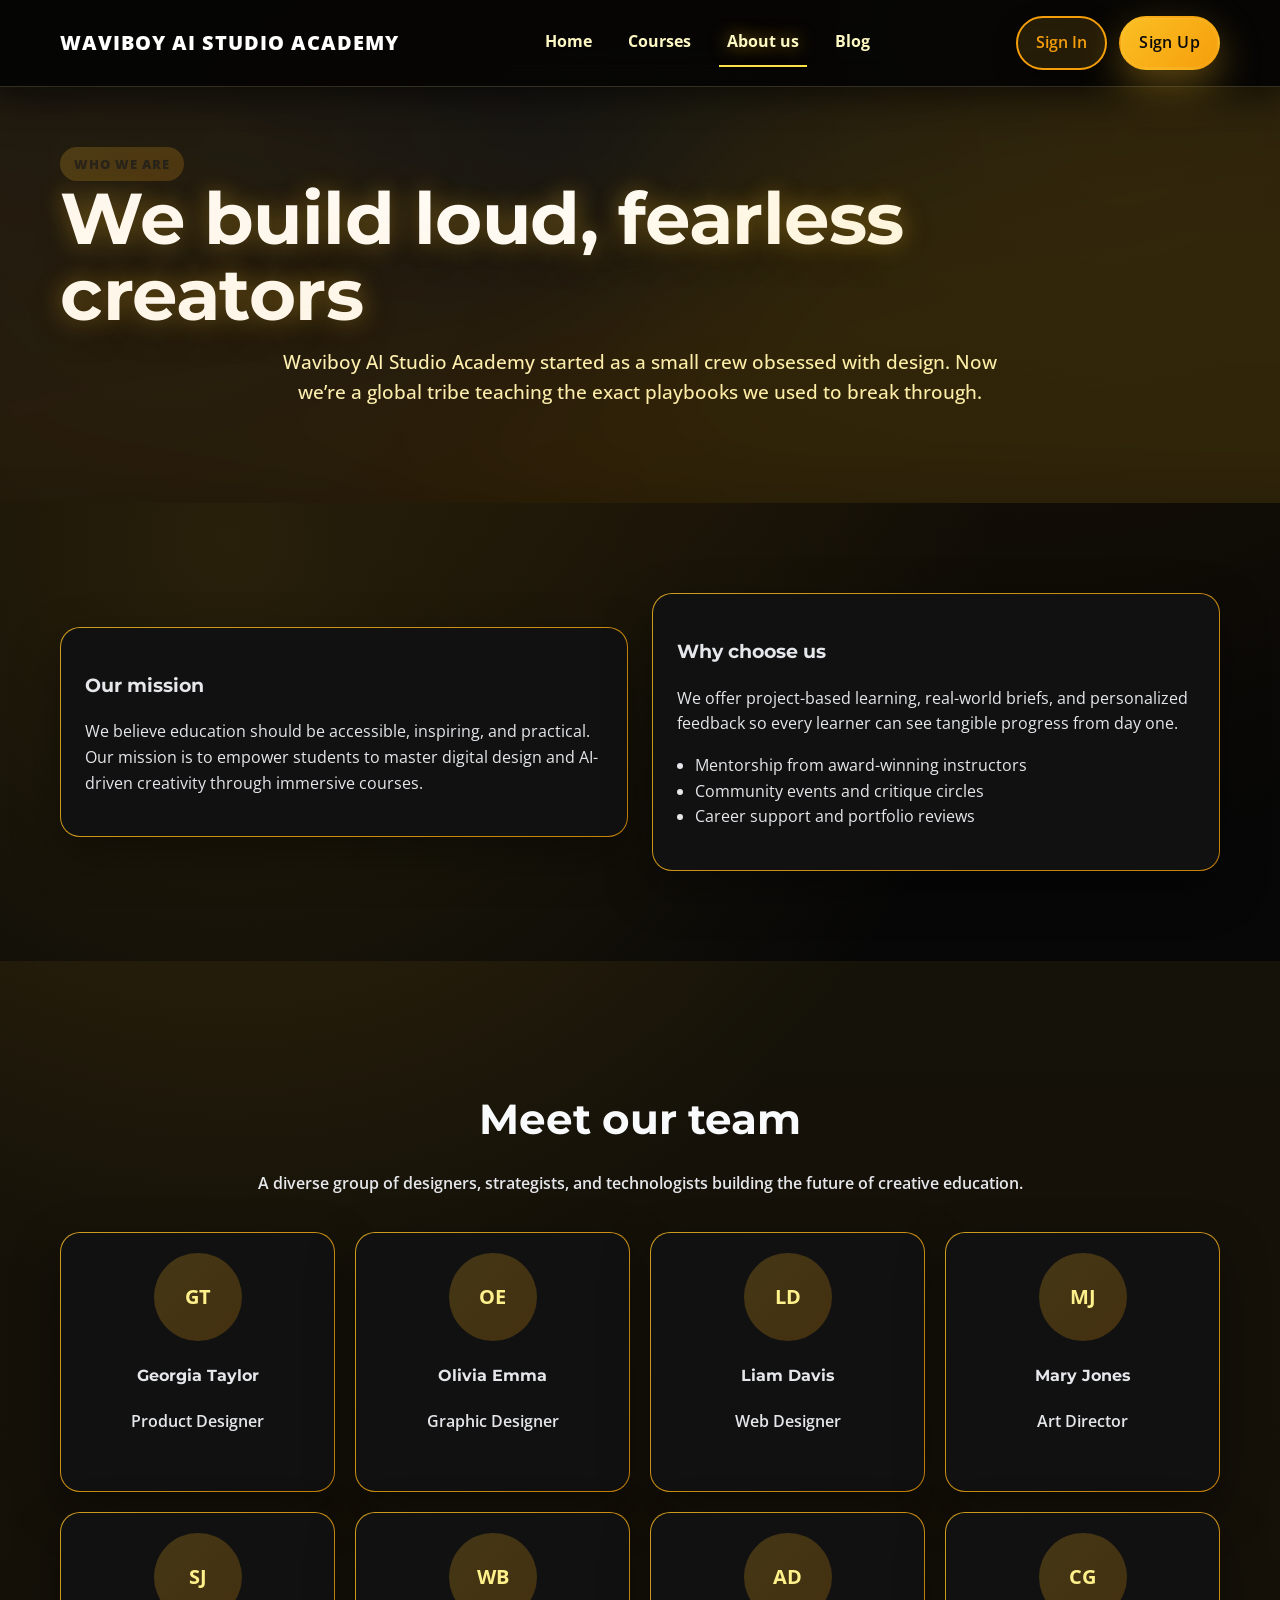
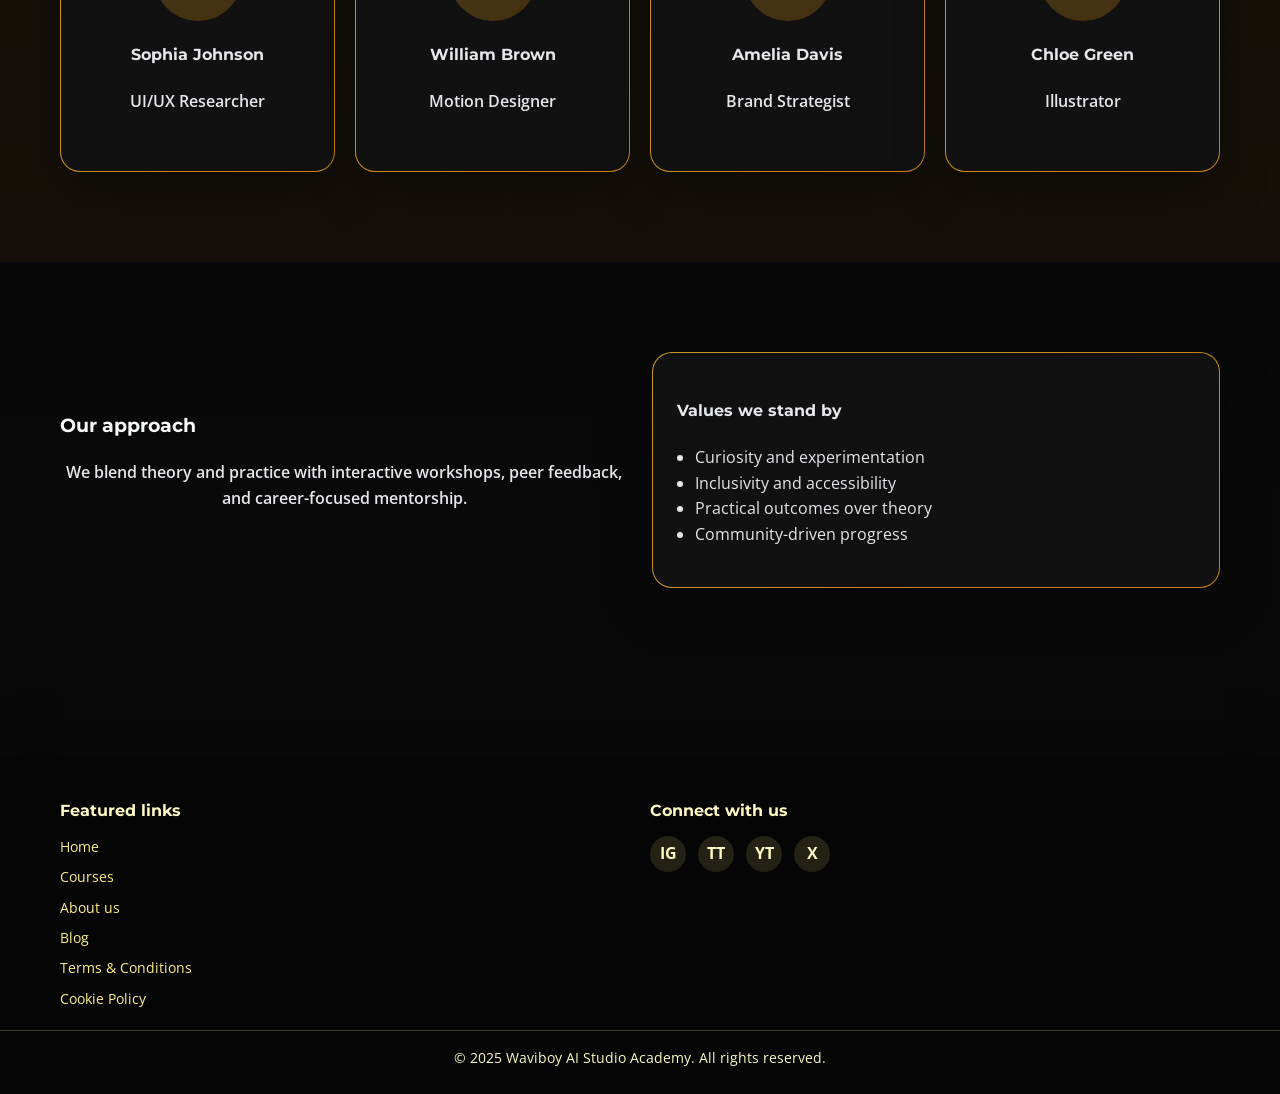
<file: about.html>
<!doctype html>
<html lang="en">
<head>
  <meta charset="UTF-8" />
  <meta name="viewport" content="width=device-width, initial-scale=1.0" />
  <title>Waviboy AI Studio Academy | About</title>
  <link rel="stylesheet" href="assets/style.css" />
</head>
<body data-page="about">
  <header>
    <div class="navbar container">
      <a class="brand" href="index.html">Waviboy AI Studio Academy</a>
      <button class="mobile-toggle" aria-label="Toggle navigation">☰</button>
      <nav>
        <a href="index.html" data-page="home">Home</a>
        <a href="courses.html" data-page="courses">Courses</a>
        <a href="about.html" data-page="about">About us</a>
        <a href="blog.html" data-page="blog">Blog</a>
      </nav>
      <div class="nav-actions">
        <a class="button button-outline" data-open-modal="login-modal">Sign In</a>
        <a class="button button-primary" data-open-modal="signup-modal">Sign Up</a>
      </div>
    </div>
  </header>

  <main>
    <section class="section hero" style="min-height:auto; padding:60px 0;">
      <div class="container">
        <div class="badge">Who we are</div>
        <h1>We build loud, fearless creators</h1>
        <p class="section-subtitle">Waviboy AI Studio Academy started as a small crew obsessed with design. Now we’re a global tribe teaching the exact playbooks we used to break through.</p>
      </div>
    </section>

    <section class="section">
      <div class="container split">
        <div class="card">
          <h3>Our mission</h3>
          <p>We believe education should be accessible, inspiring, and practical. Our mission is to empower students to master digital design and AI-driven creativity through immersive courses.</p>
        </div>
        <div class="card">
          <h3>Why choose us</h3>
          <p>We offer project-based learning, real-world briefs, and personalized feedback so every learner can see tangible progress from day one.</p>
          <ul class="list">
            <li>Mentorship from award-winning instructors</li>
            <li>Community events and critique circles</li>
            <li>Career support and portfolio reviews</li>
          </ul>
        </div>
      </div>
    </section>

    <section class="section alt">
      <div class="container">
        <h2 class="section-title">Meet our team</h2>
        <p class="section-subtitle">A diverse group of designers, strategists, and technologists building the future of creative education.</p>
        <div class="team-grid">
          <div class="card team-card"><div class="avatar">GT</div><h4>Georgia Taylor</h4><p class="section-subtitle">Product Designer</p></div>
          <div class="card team-card"><div class="avatar">OE</div><h4>Olivia Emma</h4><p class="section-subtitle">Graphic Designer</p></div>
          <div class="card team-card"><div class="avatar">LD</div><h4>Liam Davis</h4><p class="section-subtitle">Web Designer</p></div>
          <div class="card team-card"><div class="avatar">MJ</div><h4>Mary Jones</h4><p class="section-subtitle">Art Director</p></div>
          <div class="card team-card"><div class="avatar">SJ</div><h4>Sophia Johnson</h4><p class="section-subtitle">UI/UX Researcher</p></div>
          <div class="card team-card"><div class="avatar">WB</div><h4>William Brown</h4><p class="section-subtitle">Motion Designer</p></div>
          <div class="card team-card"><div class="avatar">AD</div><h4>Amelia Davis</h4><p class="section-subtitle">Brand Strategist</p></div>
          <div class="card team-card"><div class="avatar">CG</div><h4>Chloe Green</h4><p class="section-subtitle">Illustrator</p></div>
        </div>
      </div>
    </section>

    <section class="section">
      <div class="container split">
        <div>
          <h3>Our approach</h3>
          <p class="section-subtitle">We blend theory and practice with interactive workshops, peer feedback, and career-focused mentorship.</p>
        </div>
        <div class="card">
          <h4>Values we stand by</h4>
          <ul class="list">
            <li>Curiosity and experimentation</li>
            <li>Inclusivity and accessibility</li>
            <li>Practical outcomes over theory</li>
            <li>Community-driven progress</li>
          </ul>
        </div>
      </div>
    </section>
  </main>

  <div class="overlay">
    <div class="modal hidden" id="login-modal" role="dialog" aria-modal="true">
      <button class="close" data-close-modal>&times;</button>
      <h3>Sign In</h3>
      <p>Login or sign up to start learning.</p>
      <form id="login-form">
        <input type="email" name="email" placeholder="Email" required />
        <input type="password" name="password" placeholder="Password" required />
        <div class="form-row" style="justify-content: space-between; align-items:center;">
          <label class="checkbox-row">
            <input type="checkbox" name="remember" />
            <span>Keep me signed in</span>
          </label>
          <a href="#" data-open-modal="forgot-modal">Forgot your password?</a>
        </div>
        <button class="button button-primary" type="submit">Login</button>
        <p class="section-subtitle">Create a new account for free? <a href="#" data-open-modal="signup-modal">Sign Up</a></p>
        <div class="alert"></div>
      </form>
    </div>

    <div class="modal hidden" id="signup-modal" role="dialog" aria-modal="true">
      <button class="close" data-close-modal>&times;</button>
      <h3>Create your account</h3>
      <p>Start your learning journey with our community.</p>
      <form id="signup-form">
        <div class="form-grid">
          <input type="text" name="firstName" placeholder="First name*" required />
          <input type="text" name="lastName" placeholder="Last name*" required />
          <input type="email" name="email" placeholder="Email*" required />
          <input type="password" name="password" placeholder="Password*" required />
          <input type="tel" name="phone" placeholder="Phone number" />
          <input type="text" name="address" placeholder="Address" />
          <select name="country">
            <option value="">Country</option>
            <option>United States</option>
            <option>United Kingdom</option>
            <option>Canada</option>
            <option>Germany</option>
            <option>Australia</option>
          </select>
          <select name="companySize">
            <option value="">Company size</option>
            <option>1-10</option>
            <option>11-25</option>
            <option>26-50</option>
            <option>51-200</option>
            <option>200+</option>
          </select>
          <select name="profession">
            <option value="">Profession</option>
            <option>Designer</option>
            <option>Engineer</option>
            <option>Product Manager</option>
            <option>Student</option>
            <option>Other</option>
          </select>
          <input type="url" name="website" placeholder="Website" />
          <input type="text" name="university" placeholder="University" />
          <input type="text" name="graduation" placeholder="Graduation year" />
        </div>
        <label class="checkbox-row">
          <input type="checkbox" name="terms" />
          <span>I accept the <a href="terms.html">Terms &amp; Conditions</a>*</span>
        </label>
        <label class="checkbox-row">
          <input type="checkbox" name="newsletter" />
          <span>I would like to receive news, tips and promotional material</span>
        </label>
        <button class="button button-primary" type="submit">Start your learning journey</button>
        <p class="section-subtitle">Already have an account? <a href="#" data-open-modal="login-modal">Sign in</a></p>
        <div class="alert"></div>
      </form>
    </div>

    <div class="modal hidden" id="forgot-modal" role="dialog" aria-modal="true">
      <button class="close" data-close-modal>&times;</button>
      <h3>Reset your password</h3>
      <p>Enter your email to receive a reset link.</p>
      <form id="forgot-form">
        <input type="email" name="email" placeholder="Email" required />
        <button class="button button-primary" type="submit">Send reset link</button>
        <div class="alert"></div>
      </form>
    </div>
  </div>

  <footer>
    <div class="container footer-top">
      <div class="footer-col">
        <h4>Featured links</h4>
        <div class="footer-links">
          <a href="index.html">Home</a>
          <a href="courses.html">Courses</a>
          <a href="about.html">About us</a>
          <a href="blog.html">Blog</a>
          <a href="terms.html">Terms &amp; Conditions</a>
          <a href="cookie-policy.html">Cookie Policy</a>
        </div>
      </div>
      <div class="footer-col">
        <h4>Connect with us</h4>
        <div class="social">
          <a href="#" aria-label="Instagram">IG</a>
          <a href="#" aria-label="TikTok">TT</a>
          <a href="#" aria-label="YouTube">YT</a>
          <a href="#" aria-label="Twitter">X</a>
        </div>
      </div>
    </div>
    <div class="footer-bottom">© 2025 Waviboy AI Studio Academy. All rights reserved.</div>
  </footer>

  <script src="assets/script.js"></script>
</body>
</html>
</file>
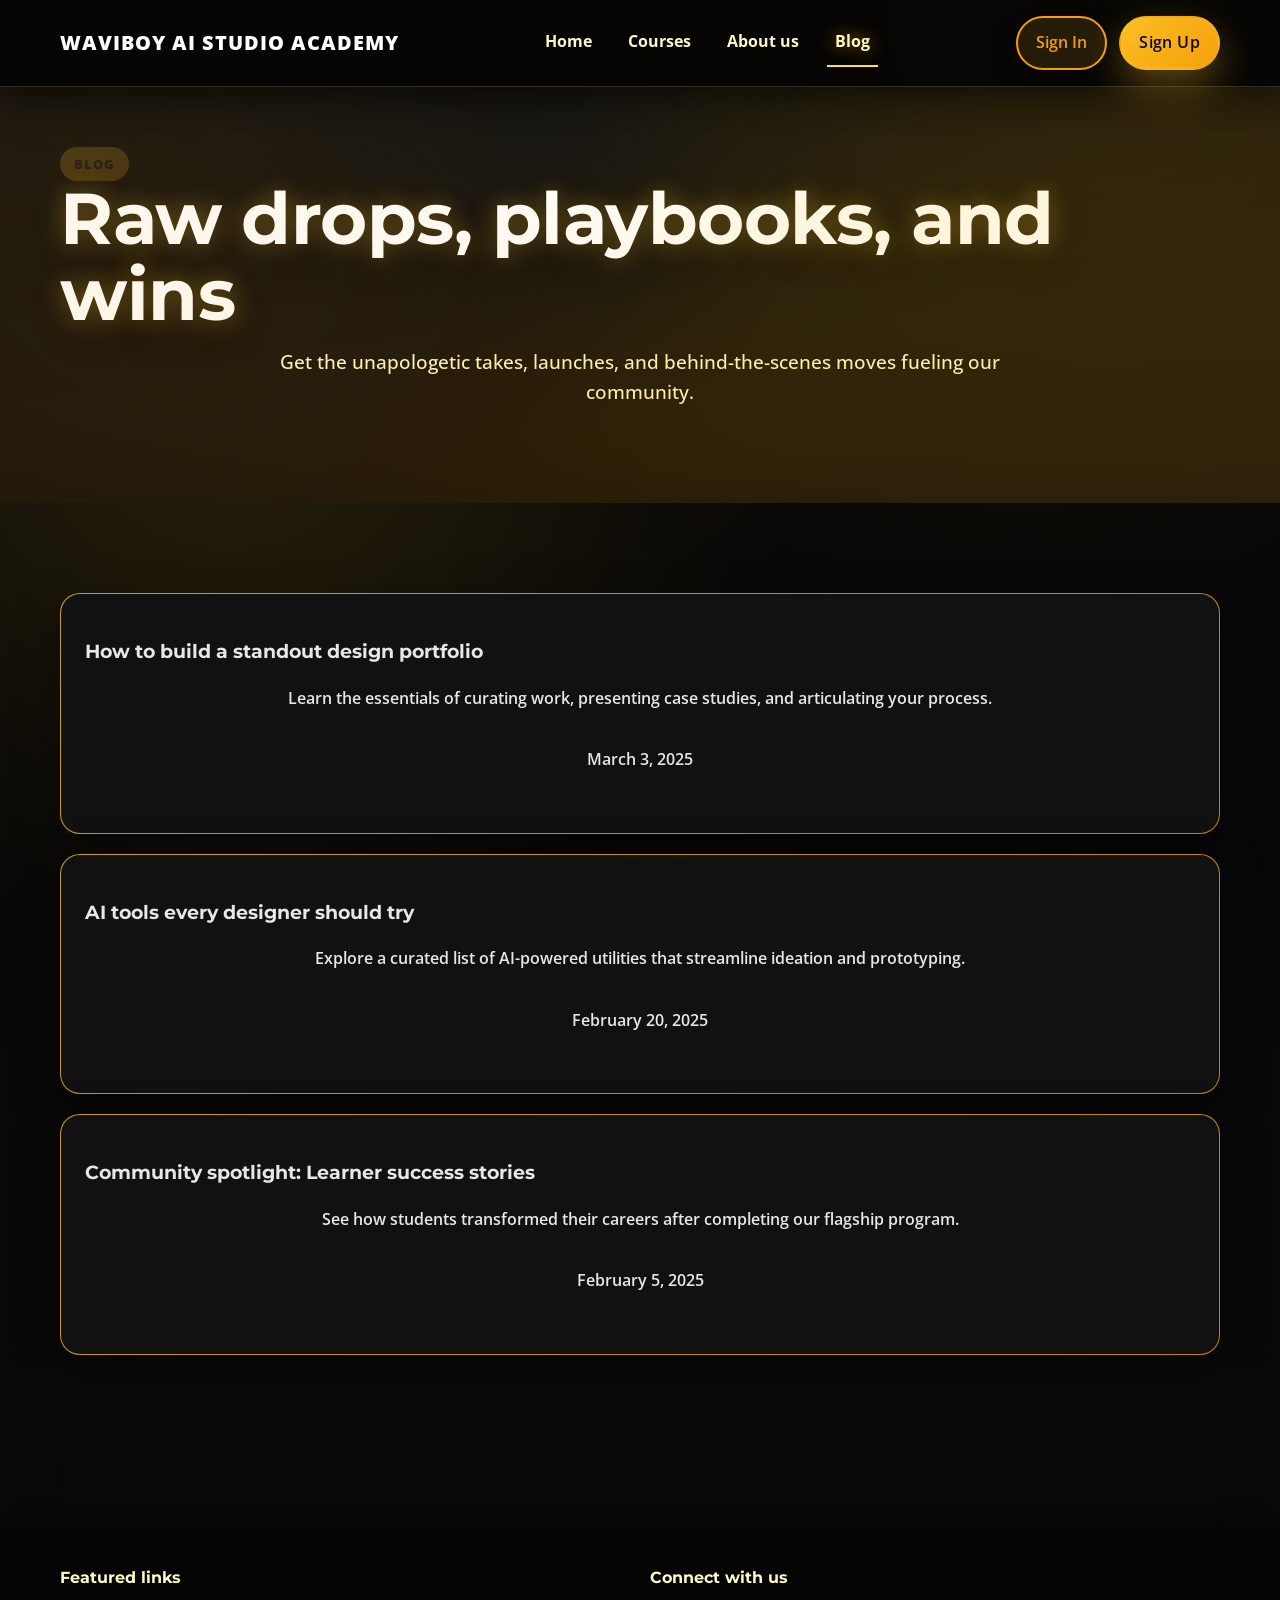
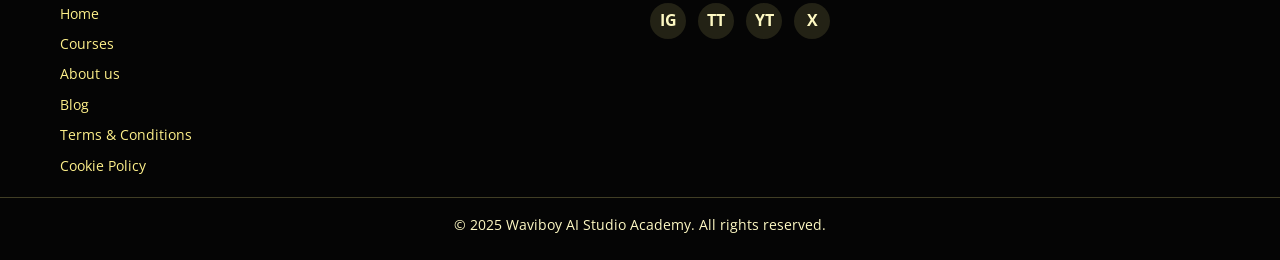
<file: blog.html>
<!doctype html>
<html lang="en">
<head>
  <meta charset="UTF-8" />
  <meta name="viewport" content="width=device-width, initial-scale=1.0" />
  <title>Waviboy AI Studio Academy | Blog</title>
  <link rel="stylesheet" href="assets/style.css" />
</head>
<body data-page="blog">
  <header>
    <div class="navbar container">
      <a class="brand" href="index.html">Waviboy AI Studio Academy</a>
      <button class="mobile-toggle" aria-label="Toggle navigation">☰</button>
      <nav>
        <a href="index.html" data-page="home">Home</a>
        <a href="courses.html" data-page="courses">Courses</a>
        <a href="about.html" data-page="about">About us</a>
        <a href="blog.html" data-page="blog">Blog</a>
      </nav>
      <div class="nav-actions">
        <a class="button button-outline" data-open-modal="login-modal">Sign In</a>
        <a class="button button-primary" data-open-modal="signup-modal">Sign Up</a>
      </div>
    </div>
  </header>

  <main>
    <section class="section hero" style="min-height:auto; padding:60px 0;">
      <div class="container">
        <div class="badge">Blog</div>
        <h1>Raw drops, playbooks, and wins</h1>
        <p class="section-subtitle">Get the unapologetic takes, launches, and behind-the-scenes moves fueling our community.</p>
      </div>
    </section>

    <section class="section">
      <div class="container card-grid">
        <div class="card">
          <h3>How to build a standout design portfolio</h3>
          <p class="section-subtitle">Learn the essentials of curating work, presenting case studies, and articulating your process.</p>
          <p class="section-subtitle">March 3, 2025</p>
        </div>
        <div class="card">
          <h3>AI tools every designer should try</h3>
          <p class="section-subtitle">Explore a curated list of AI-powered utilities that streamline ideation and prototyping.</p>
          <p class="section-subtitle">February 20, 2025</p>
        </div>
        <div class="card">
          <h3>Community spotlight: Learner success stories</h3>
          <p class="section-subtitle">See how students transformed their careers after completing our flagship program.</p>
          <p class="section-subtitle">February 5, 2025</p>
        </div>
      </div>
    </section>
  </main>

  <div class="overlay">
    <div class="modal hidden" id="login-modal" role="dialog" aria-modal="true">
      <button class="close" data-close-modal>&times;</button>
      <h3>Sign In</h3>
      <p>Login or sign up to start learning.</p>
      <form id="login-form">
        <input type="email" name="email" placeholder="Email" required />
        <input type="password" name="password" placeholder="Password" required />
        <div class="form-row" style="justify-content: space-between; align-items:center;">
          <label class="checkbox-row">
            <input type="checkbox" name="remember" />
            <span>Keep me signed in</span>
          </label>
          <a href="#" data-open-modal="forgot-modal">Forgot your password?</a>
        </div>
        <button class="button button-primary" type="submit">Login</button>
        <p class="section-subtitle">Create a new account for free? <a href="#" data-open-modal="signup-modal">Sign Up</a></p>
        <div class="alert"></div>
      </form>
    </div>

    <div class="modal hidden" id="signup-modal" role="dialog" aria-modal="true">
      <button class="close" data-close-modal>&times;</button>
      <h3>Create your account</h3>
      <p>Start your learning journey with our community.</p>
      <form id="signup-form">
        <div class="form-grid">
          <input type="text" name="firstName" placeholder="First name*" required />
          <input type="text" name="lastName" placeholder="Last name*" required />
          <input type="email" name="email" placeholder="Email*" required />
          <input type="password" name="password" placeholder="Password*" required />
          <input type="tel" name="phone" placeholder="Phone number" />
          <input type="text" name="address" placeholder="Address" />
          <select name="country">
            <option value="">Country</option>
            <option>United States</option>
            <option>United Kingdom</option>
            <option>Canada</option>
            <option>Germany</option>
            <option>Australia</option>
          </select>
          <select name="companySize">
            <option value="">Company size</option>
            <option>1-10</option>
            <option>11-25</option>
            <option>26-50</option>
            <option>51-200</option>
            <option>200+</option>
          </select>
          <select name="profession">
            <option value="">Profession</option>
            <option>Designer</option>
            <option>Engineer</option>
            <option>Product Manager</option>
            <option>Student</option>
            <option>Other</option>
          </select>
          <input type="url" name="website" placeholder="Website" />
          <input type="text" name="university" placeholder="University" />
          <input type="text" name="graduation" placeholder="Graduation year" />
        </div>
        <label class="checkbox-row">
          <input type="checkbox" name="terms" />
          <span>I accept the <a href="terms.html">Terms &amp; Conditions</a>*</span>
        </label>
        <label class="checkbox-row">
          <input type="checkbox" name="newsletter" />
          <span>I would like to receive news, tips and promotional material</span>
        </label>
        <button class="button button-primary" type="submit">Start your learning journey</button>
        <p class="section-subtitle">Already have an account? <a href="#" data-open-modal="login-modal">Sign in</a></p>
        <div class="alert"></div>
      </form>
    </div>

    <div class="modal hidden" id="forgot-modal" role="dialog" aria-modal="true">
      <button class="close" data-close-modal>&times;</button>
      <h3>Reset your password</h3>
      <p>Enter your email to receive a reset link.</p>
      <form id="forgot-form">
        <input type="email" name="email" placeholder="Email" required />
        <button class="button button-primary" type="submit">Send reset link</button>
        <div class="alert"></div>
      </form>
    </div>
  </div>

  <footer>
    <div class="container footer-top">
      <div class="footer-col">
        <h4>Featured links</h4>
        <div class="footer-links">
          <a href="index.html">Home</a>
          <a href="courses.html">Courses</a>
          <a href="about.html">About us</a>
          <a href="blog.html">Blog</a>
          <a href="terms.html">Terms &amp; Conditions</a>
          <a href="cookie-policy.html">Cookie Policy</a>
        </div>
      </div>
      <div class="footer-col">
        <h4>Connect with us</h4>
        <div class="social">
          <a href="#" aria-label="Instagram">IG</a>
          <a href="#" aria-label="TikTok">TT</a>
          <a href="#" aria-label="YouTube">YT</a>
          <a href="#" aria-label="Twitter">X</a>
        </div>
      </div>
    </div>
    <div class="footer-bottom">© 2025 Waviboy AI Studio Academy. All rights reserved.</div>
  </footer>

  <script src="assets/script.js"></script>
</body>
</html>
</file>
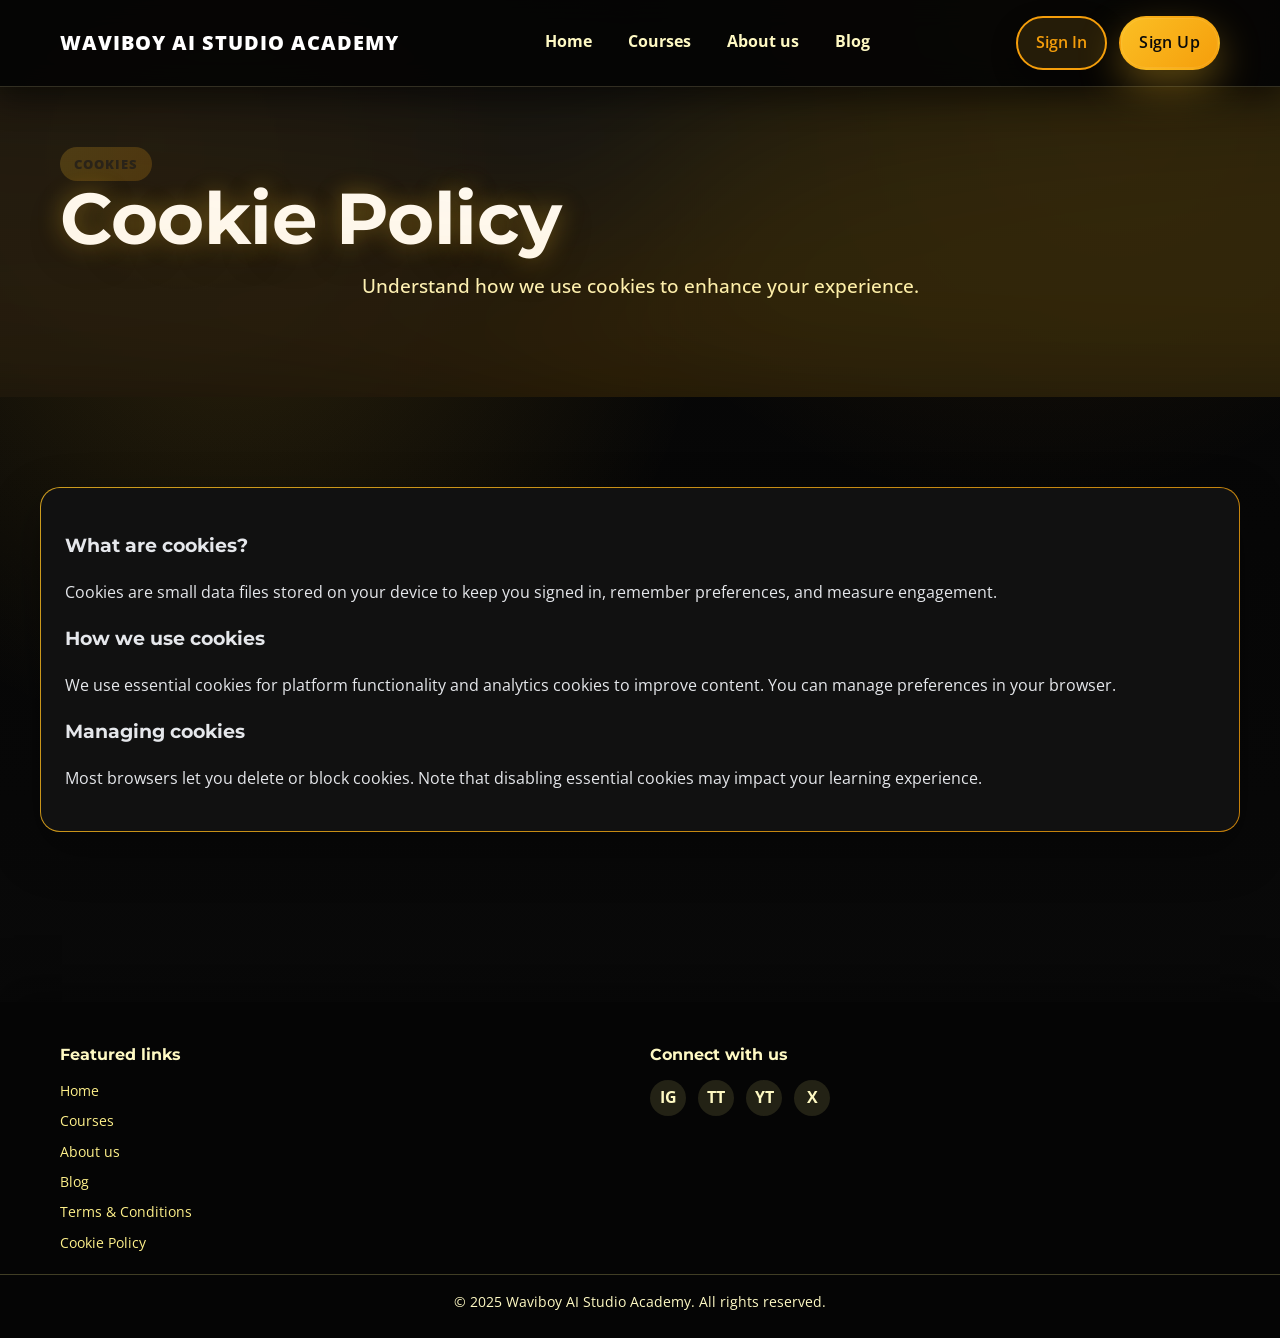
<file: cookie-policy.html>
<!doctype html>
<html lang="en">
<head>
  <meta charset="UTF-8" />
  <meta name="viewport" content="width=device-width, initial-scale=1.0" />
  <title>Waviboy AI Studio Academy | Cookie Policy</title>
  <link rel="stylesheet" href="assets/style.css" />
</head>
<body data-page="cookie">
  <header>
    <div class="navbar container">
      <a class="brand" href="index.html">Waviboy AI Studio Academy</a>
      <button class="mobile-toggle" aria-label="Toggle navigation">☰</button>
      <nav>
        <a href="index.html" data-page="home">Home</a>
        <a href="courses.html" data-page="courses">Courses</a>
        <a href="about.html" data-page="about">About us</a>
        <a href="blog.html" data-page="blog">Blog</a>
      </nav>
      <div class="nav-actions">
        <a class="button button-outline" data-open-modal="login-modal">Sign In</a>
        <a class="button button-primary" data-open-modal="signup-modal">Sign Up</a>
      </div>
    </div>
  </header>

  <main>
    <section class="section hero" style="min-height:auto; padding:60px 0;">
      <div class="container">
        <div class="badge">Cookies</div>
        <h1>Cookie Policy</h1>
        <p class="section-subtitle">Understand how we use cookies to enhance your experience.</p>
      </div>
    </section>

    <section class="section">
      <div class="container card">
        <h3>What are cookies?</h3>
        <p>Cookies are small data files stored on your device to keep you signed in, remember preferences, and measure engagement.</p>

        <h3>How we use cookies</h3>
        <p>We use essential cookies for platform functionality and analytics cookies to improve content. You can manage preferences in your browser.</p>

        <h3>Managing cookies</h3>
        <p>Most browsers let you delete or block cookies. Note that disabling essential cookies may impact your learning experience.</p>
      </div>
    </section>
  </main>

  <div class="overlay">
    <div class="modal hidden" id="login-modal" role="dialog" aria-modal="true">
      <button class="close" data-close-modal>&times;</button>
      <h3>Sign In</h3>
      <p>Login or sign up to start learning.</p>
      <form id="login-form">
        <input type="email" name="email" placeholder="Email" required />
        <input type="password" name="password" placeholder="Password" required />
        <div class="form-row" style="justify-content: space-between; align-items:center;">
          <label class="checkbox-row">
            <input type="checkbox" name="remember" />
            <span>Keep me signed in</span>
          </label>
          <a href="#" data-open-modal="forgot-modal">Forgot your password?</a>
        </div>
        <button class="button button-primary" type="submit">Login</button>
        <p class="section-subtitle">Create a new account for free? <a href="#" data-open-modal="signup-modal">Sign Up</a></p>
        <div class="alert"></div>
      </form>
    </div>

    <div class="modal hidden" id="signup-modal" role="dialog" aria-modal="true">
      <button class="close" data-close-modal>&times;</button>
      <h3>Create your account</h3>
      <p>Start your learning journey with our community.</p>
      <form id="signup-form">
        <div class="form-grid">
          <input type="text" name="firstName" placeholder="First name*" required />
          <input type="text" name="lastName" placeholder="Last name*" required />
          <input type="email" name="email" placeholder="Email*" required />
          <input type="password" name="password" placeholder="Password*" required />
          <input type="tel" name="phone" placeholder="Phone number" />
          <input type="text" name="address" placeholder="Address" />
          <select name="country">
            <option value="">Country</option>
            <option>United States</option>
            <option>United Kingdom</option>
            <option>Canada</option>
            <option>Germany</option>
            <option>Australia</option>
          </select>
          <select name="companySize">
            <option value="">Company size</option>
            <option>1-10</option>
            <option>11-25</option>
            <option>26-50</option>
            <option>51-200</option>
            <option>200+</option>
          </select>
          <select name="profession">
            <option value="">Profession</option>
            <option>Designer</option>
            <option>Engineer</option>
            <option>Product Manager</option>
            <option>Student</option>
            <option>Other</option>
          </select>
          <input type="url" name="website" placeholder="Website" />
          <input type="text" name="university" placeholder="University" />
          <input type="text" name="graduation" placeholder="Graduation year" />
        </div>
        <label class="checkbox-row">
          <input type="checkbox" name="terms" />
          <span>I accept the <a href="terms.html">Terms &amp; Conditions</a>*</span>
        </label>
        <label class="checkbox-row">
          <input type="checkbox" name="newsletter" />
          <span>I would like to receive news, tips and promotional material</span>
        </label>
        <button class="button button-primary" type="submit">Start your learning journey</button>
        <p class="section-subtitle">Already have an account? <a href="#" data-open-modal="login-modal">Sign in</a></p>
        <div class="alert"></div>
      </form>
    </div>

    <div class="modal hidden" id="forgot-modal" role="dialog" aria-modal="true">
      <button class="close" data-close-modal>&times;</button>
      <h3>Reset your password</h3>
      <p>Enter your email to receive a reset link.</p>
      <form id="forgot-form">
        <input type="email" name="email" placeholder="Email" required />
        <button class="button button-primary" type="submit">Send reset link</button>
        <div class="alert"></div>
      </form>
    </div>
  </div>

  <footer>
    <div class="container footer-top">
      <div class="footer-col">
        <h4>Featured links</h4>
        <div class="footer-links">
          <a href="index.html">Home</a>
          <a href="courses.html">Courses</a>
          <a href="about.html">About us</a>
          <a href="blog.html">Blog</a>
          <a href="terms.html">Terms &amp; Conditions</a>
          <a href="cookie-policy.html">Cookie Policy</a>
        </div>
      </div>
      <div class="footer-col">
        <h4>Connect with us</h4>
        <div class="social">
          <a href="#" aria-label="Instagram">IG</a>
          <a href="#" aria-label="TikTok">TT</a>
          <a href="#" aria-label="YouTube">YT</a>
          <a href="#" aria-label="Twitter">X</a>
        </div>
      </div>
    </div>
    <div class="footer-bottom">© 2025 Waviboy AI Studio Academy. All rights reserved.</div>
  </footer>

  <script src="assets/script.js"></script>
</body>
</html>
</file>
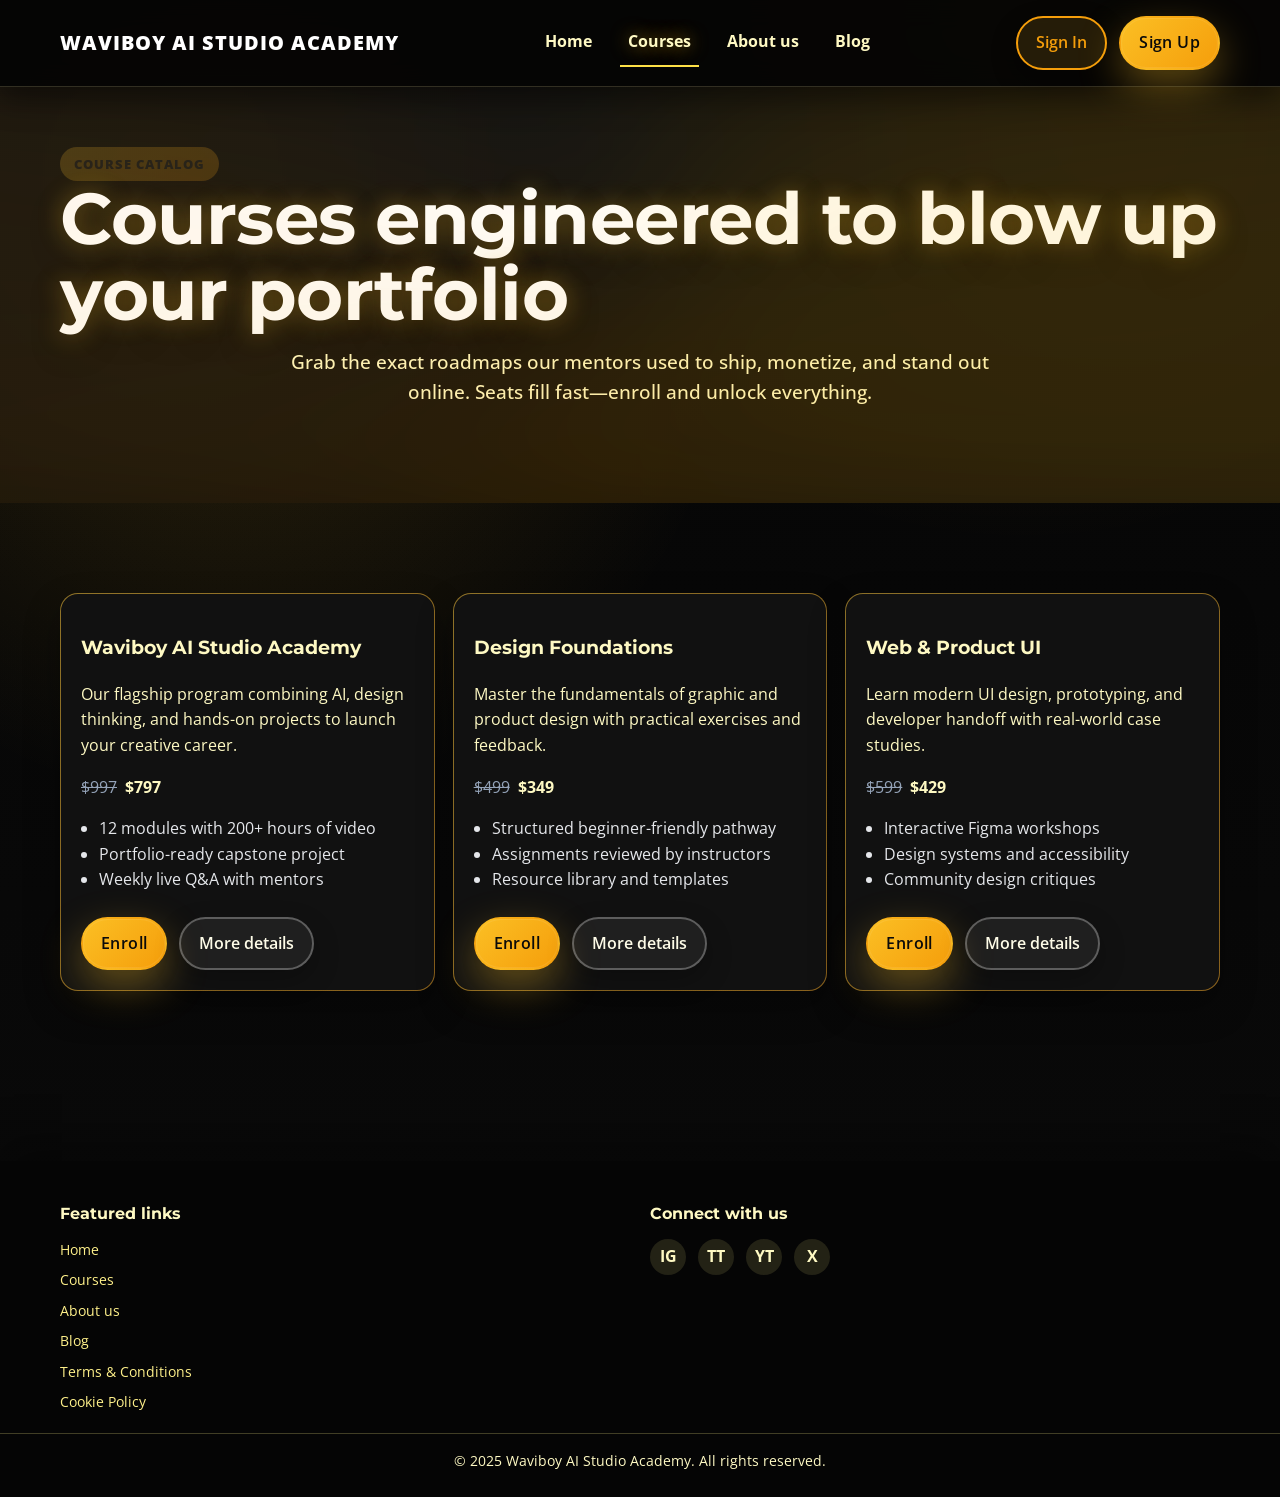
<file: courses.html>
<!doctype html>
<html lang="en">
<head>
  <meta charset="UTF-8" />
  <meta name="viewport" content="width=device-width, initial-scale=1.0" />
  <title>Waviboy AI Studio Academy | Courses</title>
  <link rel="stylesheet" href="assets/style.css" />
</head>
<body data-page="courses">
  <header>
    <div class="navbar container">
      <a class="brand" href="index.html">Waviboy AI Studio Academy</a>
      <button class="mobile-toggle" aria-label="Toggle navigation">☰</button>
      <nav>
        <a href="index.html" data-page="home">Home</a>
        <a href="courses.html" data-page="courses">Courses</a>
        <a href="about.html" data-page="about">About us</a>
        <a href="blog.html" data-page="blog">Blog</a>
      </nav>
      <div class="nav-actions">
        <a class="button button-outline" data-open-modal="login-modal">Sign In</a>
        <a class="button button-primary" data-open-modal="signup-modal">Sign Up</a>
      </div>
    </div>
  </header>

  <main>
    <section class="section hero" style="min-height:auto; padding:60px 0;">
      <div class="container">
        <div class="badge">Course catalog</div>
        <h1>Courses engineered to blow up your portfolio</h1>
        <p class="section-subtitle">Grab the exact roadmaps our mentors used to ship, monetize, and stand out online. Seats fill fast—enroll and unlock everything.</p>
      </div>
    </section>

    <section class="section">
      <div class="container">
        <div class="courses-grid">
          <div class="course-card">
            <h3>Waviboy AI Studio Academy</h3>
            <p>Our flagship program combining AI, design thinking, and hands-on projects to launch your creative career.</p>
            <div class="price"><span class="old">$997</span><strong>$797</strong></div>
            <ul class="list">
              <li>12 modules with 200+ hours of video</li>
              <li>Portfolio-ready capstone project</li>
              <li>Weekly live Q&A with mentors</li>
            </ul>
            <div class="hero-buttons">
              <a class="button button-primary" data-open-modal="signup-modal">Enroll</a>
              <a class="button button-outline" href="#">More details</a>
            </div>
          </div>

          <div class="course-card">
            <h3>Design Foundations</h3>
            <p>Master the fundamentals of graphic and product design with practical exercises and feedback.</p>
            <div class="price"><span class="old">$499</span><strong>$349</strong></div>
            <ul class="list">
              <li>Structured beginner-friendly pathway</li>
              <li>Assignments reviewed by instructors</li>
              <li>Resource library and templates</li>
            </ul>
            <div class="hero-buttons">
              <a class="button button-primary" data-open-modal="signup-modal">Enroll</a>
              <a class="button button-outline" href="#">More details</a>
            </div>
          </div>

          <div class="course-card">
            <h3>Web &amp; Product UI</h3>
            <p>Learn modern UI design, prototyping, and developer handoff with real-world case studies.</p>
            <div class="price"><span class="old">$599</span><strong>$429</strong></div>
            <ul class="list">
              <li>Interactive Figma workshops</li>
              <li>Design systems and accessibility</li>
              <li>Community design critiques</li>
            </ul>
            <div class="hero-buttons">
              <a class="button button-primary" data-open-modal="signup-modal">Enroll</a>
              <a class="button button-outline" href="#">More details</a>
            </div>
          </div>
        </div>
      </div>
    </section>
  </main>

  <div class="overlay">
    <div class="modal hidden" id="login-modal" role="dialog" aria-modal="true">
      <button class="close" data-close-modal>&times;</button>
      <h3>Sign In</h3>
      <p>Login or sign up to start learning.</p>
      <form id="login-form">
        <input type="email" name="email" placeholder="Email" required />
        <input type="password" name="password" placeholder="Password" required />
        <div class="form-row" style="justify-content: space-between; align-items:center;">
          <label class="checkbox-row">
            <input type="checkbox" name="remember" />
            <span>Keep me signed in</span>
          </label>
          <a href="#" data-open-modal="forgot-modal">Forgot your password?</a>
        </div>
        <button class="button button-primary" type="submit">Login</button>
        <p class="section-subtitle">Create a new account for free? <a href="#" data-open-modal="signup-modal">Sign Up</a></p>
        <div class="alert"></div>
      </form>
    </div>

    <div class="modal hidden" id="signup-modal" role="dialog" aria-modal="true">
      <button class="close" data-close-modal>&times;</button>
      <h3>Create your account</h3>
      <p>Start your learning journey with our community.</p>
      <form id="signup-form">
        <div class="form-grid">
          <input type="text" name="firstName" placeholder="First name*" required />
          <input type="text" name="lastName" placeholder="Last name*" required />
          <input type="email" name="email" placeholder="Email*" required />
          <input type="password" name="password" placeholder="Password*" required />
          <input type="tel" name="phone" placeholder="Phone number" />
          <input type="text" name="address" placeholder="Address" />
          <select name="country">
            <option value="">Country</option>
            <option>United States</option>
            <option>United Kingdom</option>
            <option>Canada</option>
            <option>Germany</option>
            <option>Australia</option>
          </select>
          <select name="companySize">
            <option value="">Company size</option>
            <option>1-10</option>
            <option>11-25</option>
            <option>26-50</option>
            <option>51-200</option>
            <option>200+</option>
          </select>
          <select name="profession">
            <option value="">Profession</option>
            <option>Designer</option>
            <option>Engineer</option>
            <option>Product Manager</option>
            <option>Student</option>
            <option>Other</option>
          </select>
          <input type="url" name="website" placeholder="Website" />
          <input type="text" name="university" placeholder="University" />
          <input type="text" name="graduation" placeholder="Graduation year" />
        </div>
        <label class="checkbox-row">
          <input type="checkbox" name="terms" />
          <span>I accept the <a href="terms.html">Terms &amp; Conditions</a>*</span>
        </label>
        <label class="checkbox-row">
          <input type="checkbox" name="newsletter" />
          <span>I would like to receive news, tips and promotional material</span>
        </label>
        <button class="button button-primary" type="submit">Start your learning journey</button>
        <p class="section-subtitle">Already have an account? <a href="#" data-open-modal="login-modal">Sign in</a></p>
        <div class="alert"></div>
      </form>
    </div>

    <div class="modal hidden" id="forgot-modal" role="dialog" aria-modal="true">
      <button class="close" data-close-modal>&times;</button>
      <h3>Reset your password</h3>
      <p>Enter your email to receive a reset link.</p>
      <form id="forgot-form">
        <input type="email" name="email" placeholder="Email" required />
        <button class="button button-primary" type="submit">Send reset link</button>
        <div class="alert"></div>
      </form>
    </div>
  </div>

  <footer>
    <div class="container footer-top">
      <div class="footer-col">
        <h4>Featured links</h4>
        <div class="footer-links">
          <a href="index.html">Home</a>
          <a href="courses.html">Courses</a>
          <a href="about.html">About us</a>
          <a href="blog.html">Blog</a>
          <a href="terms.html">Terms &amp; Conditions</a>
          <a href="cookie-policy.html">Cookie Policy</a>
        </div>
      </div>
      <div class="footer-col">
        <h4>Connect with us</h4>
        <div class="social">
          <a href="#" aria-label="Instagram">IG</a>
          <a href="#" aria-label="TikTok">TT</a>
          <a href="#" aria-label="YouTube">YT</a>
          <a href="#" aria-label="Twitter">X</a>
        </div>
      </div>
    </div>
    <div class="footer-bottom">© 2025 Waviboy AI Studio Academy. All rights reserved.</div>
  </footer>

  <script src="assets/script.js"></script>
</body>
</html>
</file>
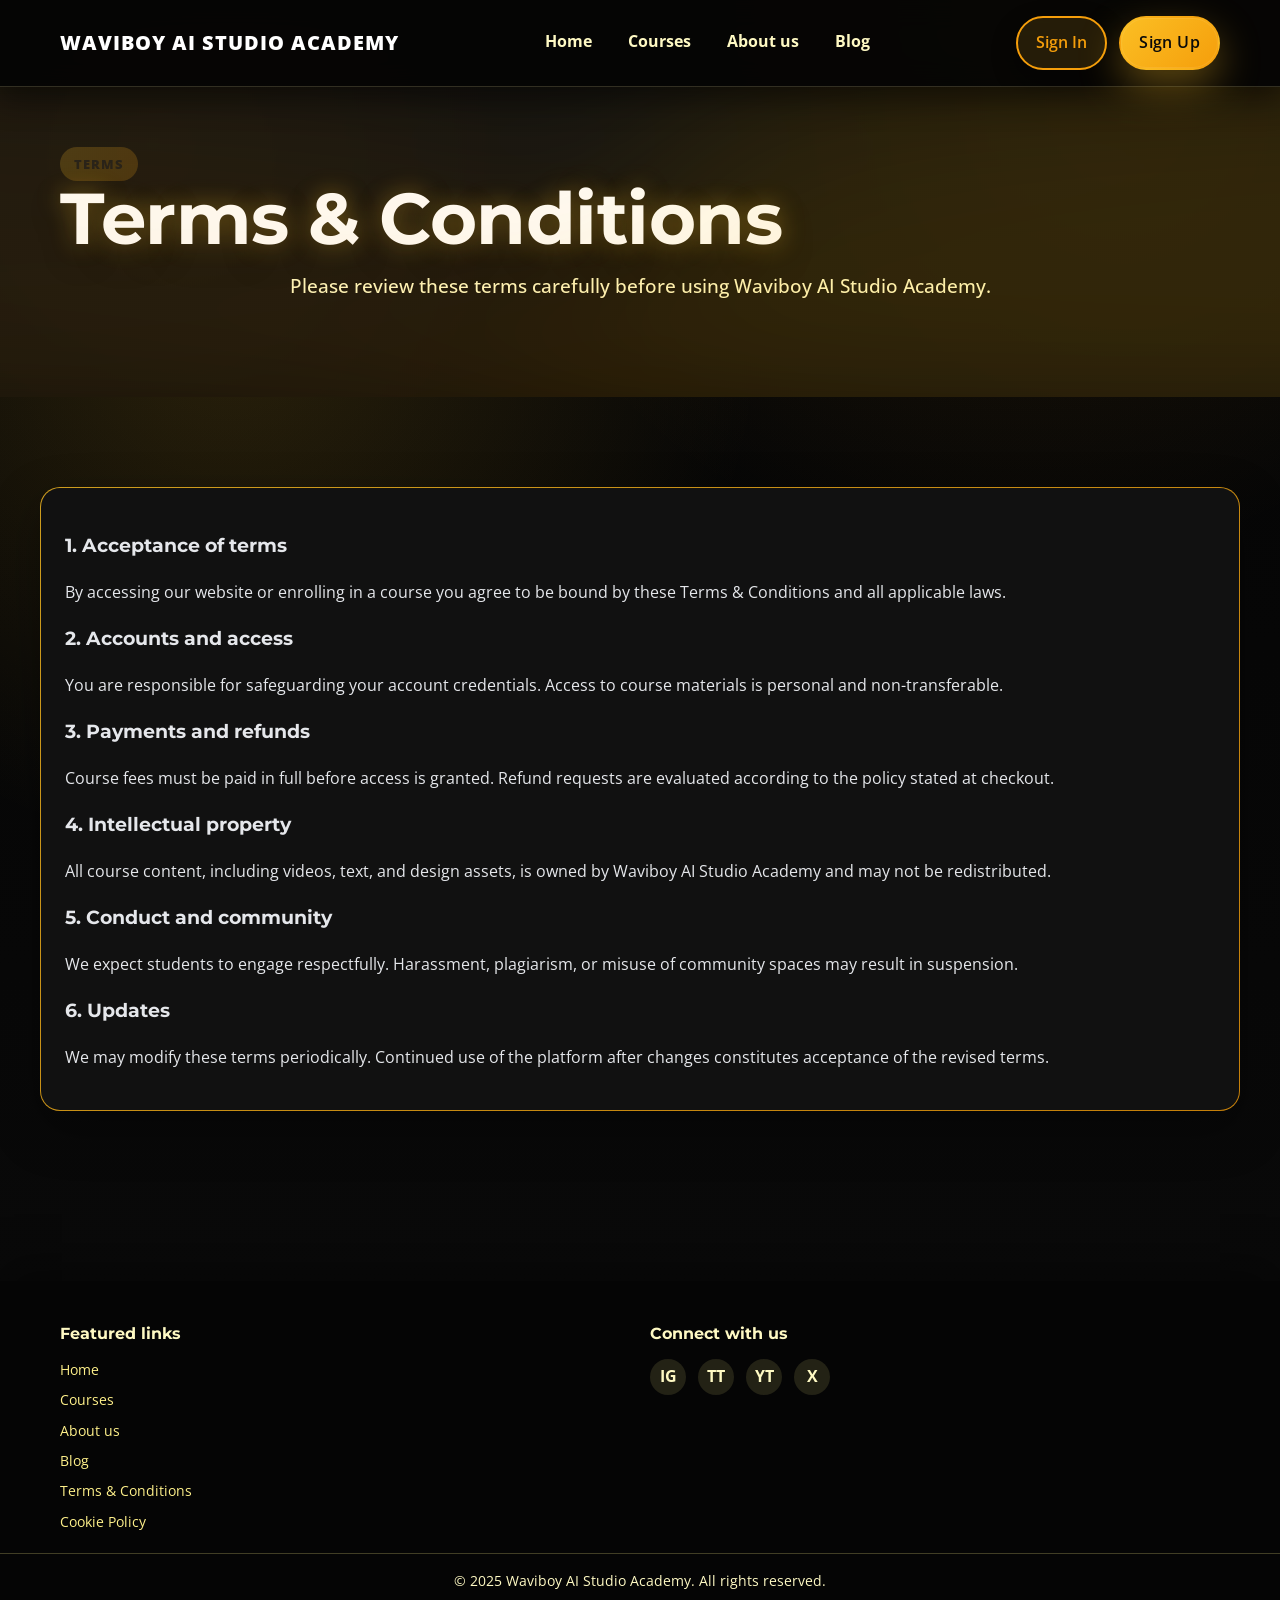
<file: terms.html>
<!doctype html>
<html lang="en">
<head>
  <meta charset="UTF-8" />
  <meta name="viewport" content="width=device-width, initial-scale=1.0" />
  <title>Waviboy AI Studio Academy | Terms &amp; Conditions</title>
  <link rel="stylesheet" href="assets/style.css" />
</head>
<body data-page="terms">
  <header>
    <div class="navbar container">
      <a class="brand" href="index.html">Waviboy AI Studio Academy</a>
      <button class="mobile-toggle" aria-label="Toggle navigation">☰</button>
      <nav>
        <a href="index.html" data-page="home">Home</a>
        <a href="courses.html" data-page="courses">Courses</a>
        <a href="about.html" data-page="about">About us</a>
        <a href="blog.html" data-page="blog">Blog</a>
      </nav>
      <div class="nav-actions">
        <a class="button button-outline" data-open-modal="login-modal">Sign In</a>
        <a class="button button-primary" data-open-modal="signup-modal">Sign Up</a>
      </div>
    </div>
  </header>

  <main>
    <section class="section hero" style="min-height:auto; padding:60px 0;">
      <div class="container">
        <div class="badge">Terms</div>
        <h1>Terms &amp; Conditions</h1>
        <p class="section-subtitle">Please review these terms carefully before using Waviboy AI Studio Academy.</p>
      </div>
    </section>

    <section class="section">
      <div class="container card">
        <h3>1. Acceptance of terms</h3>
        <p>By accessing our website or enrolling in a course you agree to be bound by these Terms &amp; Conditions and all applicable laws.</p>

        <h3>2. Accounts and access</h3>
        <p>You are responsible for safeguarding your account credentials. Access to course materials is personal and non-transferable.</p>

        <h3>3. Payments and refunds</h3>
        <p>Course fees must be paid in full before access is granted. Refund requests are evaluated according to the policy stated at checkout.</p>

        <h3>4. Intellectual property</h3>
        <p>All course content, including videos, text, and design assets, is owned by Waviboy AI Studio Academy and may not be redistributed.</p>

        <h3>5. Conduct and community</h3>
        <p>We expect students to engage respectfully. Harassment, plagiarism, or misuse of community spaces may result in suspension.</p>

        <h3>6. Updates</h3>
        <p>We may modify these terms periodically. Continued use of the platform after changes constitutes acceptance of the revised terms.</p>
      </div>
    </section>
  </main>

  <div class="overlay">
    <div class="modal hidden" id="login-modal" role="dialog" aria-modal="true">
      <button class="close" data-close-modal>&times;</button>
      <h3>Sign In</h3>
      <p>Login or sign up to start learning.</p>
      <form id="login-form">
        <input type="email" name="email" placeholder="Email" required />
        <input type="password" name="password" placeholder="Password" required />
        <div class="form-row" style="justify-content: space-between; align-items:center;">
          <label class="checkbox-row">
            <input type="checkbox" name="remember" />
            <span>Keep me signed in</span>
          </label>
          <a href="#" data-open-modal="forgot-modal">Forgot your password?</a>
        </div>
        <button class="button button-primary" type="submit">Login</button>
        <p class="section-subtitle">Create a new account for free? <a href="#" data-open-modal="signup-modal">Sign Up</a></p>
        <div class="alert"></div>
      </form>
    </div>

    <div class="modal hidden" id="signup-modal" role="dialog" aria-modal="true">
      <button class="close" data-close-modal>&times;</button>
      <h3>Create your account</h3>
      <p>Start your learning journey with our community.</p>
      <form id="signup-form">
        <div class="form-grid">
          <input type="text" name="firstName" placeholder="First name*" required />
          <input type="text" name="lastName" placeholder="Last name*" required />
          <input type="email" name="email" placeholder="Email*" required />
          <input type="password" name="password" placeholder="Password*" required />
          <input type="tel" name="phone" placeholder="Phone number" />
          <input type="text" name="address" placeholder="Address" />
          <select name="country">
            <option value="">Country</option>
            <option>United States</option>
            <option>United Kingdom</option>
            <option>Canada</option>
            <option>Germany</option>
            <option>Australia</option>
          </select>
          <select name="companySize">
            <option value="">Company size</option>
            <option>1-10</option>
            <option>11-25</option>
            <option>26-50</option>
            <option>51-200</option>
            <option>200+</option>
          </select>
          <select name="profession">
            <option value="">Profession</option>
            <option>Designer</option>
            <option>Engineer</option>
            <option>Product Manager</option>
            <option>Student</option>
            <option>Other</option>
          </select>
          <input type="url" name="website" placeholder="Website" />
          <input type="text" name="university" placeholder="University" />
          <input type="text" name="graduation" placeholder="Graduation year" />
        </div>
        <label class="checkbox-row">
          <input type="checkbox" name="terms" />
          <span>I accept the <a href="terms.html">Terms &amp; Conditions</a>*</span>
        </label>
        <label class="checkbox-row">
          <input type="checkbox" name="newsletter" />
          <span>I would like to receive news, tips and promotional material</span>
        </label>
        <button class="button button-primary" type="submit">Start your learning journey</button>
        <p class="section-subtitle">Already have an account? <a href="#" data-open-modal="login-modal">Sign in</a></p>
        <div class="alert"></div>
      </form>
    </div>

    <div class="modal hidden" id="forgot-modal" role="dialog" aria-modal="true">
      <button class="close" data-close-modal>&times;</button>
      <h3>Reset your password</h3>
      <p>Enter your email to receive a reset link.</p>
      <form id="forgot-form">
        <input type="email" name="email" placeholder="Email" required />
        <button class="button button-primary" type="submit">Send reset link</button>
        <div class="alert"></div>
      </form>
    </div>
  </div>

  <footer>
    <div class="container footer-top">
      <div class="footer-col">
        <h4>Featured links</h4>
        <div class="footer-links">
          <a href="index.html">Home</a>
          <a href="courses.html">Courses</a>
          <a href="about.html">About us</a>
          <a href="blog.html">Blog</a>
          <a href="terms.html">Terms &amp; Conditions</a>
          <a href="cookie-policy.html">Cookie Policy</a>
        </div>
      </div>
      <div class="footer-col">
        <h4>Connect with us</h4>
        <div class="social">
          <a href="#" aria-label="Instagram">IG</a>
          <a href="#" aria-label="TikTok">TT</a>
          <a href="#" aria-label="YouTube">YT</a>
          <a href="#" aria-label="Twitter">X</a>
        </div>
      </div>
    </div>
    <div class="footer-bottom">© 2025 Waviboy AI Studio Academy. All rights reserved.</div>
  </footer>

  <script src="assets/script.js"></script>
</body>
</html>
</file>
<file: assets/style.css>
@import url('https://fonts.googleapis.com/css2?family=Montserrat:wght@600;700;800&family=Open+Sans:wght@400;500;600&display=swap');

:root {
  --accent: #fbbf24;
  --accent-strong: #f59e0b;
  --secondary: #fde047;
  --background: #050505;
  --muted: #0a0a0a;
  --panel: #111111;
  --text: #f8fafc;
  --text-muted: #e5e7eb;
  --success: #22c55e;
  --danger: #ef4444;
}

* {
  box-sizing: border-box;
}

body {
  margin: 0;
  font-family: 'Open Sans', system-ui, -apple-system, BlinkMacSystemFont, 'Segoe UI', sans-serif;
  color: var(--text);
  background: radial-gradient(circle at 18% 20%, rgba(251, 191, 36, 0.14), transparent 32%),
    radial-gradient(circle at 80% 0%, rgba(245, 158, 11, 0.12), transparent 30%),
    linear-gradient(180deg, #050505 0%, #0a0a0a 100%);
  line-height: 1.6;
  scroll-behavior: smooth;
}

h1,
h2,
h3,
h4 {
  font-family: 'Montserrat', 'Open Sans', system-ui, -apple-system, BlinkMacSystemFont, 'Segoe UI', sans-serif;
}

img {
  max-width: 100%;
  display: block;
}

a {
  color: inherit;
  text-decoration: none;
}

.hidden {
  display: none !important;
}

.container {
  width: 100%;
  max-width: 1200px;
  margin: 0 auto;
  padding: 0 20px;
}

header {
  position: sticky;
  top: 0;
  z-index: 50;
  background: transparent;
  transition: background 0.25s ease, box-shadow 0.25s ease, border 0.25s ease;
  border-bottom: 1px solid transparent;
}

header.scrolled {
  background: rgba(5, 5, 5, 0.9);
  backdrop-filter: blur(14px);
  box-shadow: 0 12px 30px rgba(0, 0, 0, 0.45);
  border-color: rgba(255, 239, 172, 0.18);
}

.navbar {
  display: flex;
  align-items: center;
  justify-content: space-between;
  padding: 16px 20px;
}

.brand {
  font-weight: 800;
  font-size: 20px;
  color: #fff;
  letter-spacing: 1px;
  text-transform: uppercase;
}

nav {
  display: flex;
  align-items: center;
  gap: 20px;
}

nav a {
  font-weight: 700;
  color: #fefce8;
  padding: 10px 8px;
  border-bottom: 2px solid transparent;
  transition: color 0.2s ease, border-color 0.2s ease, text-shadow 0.2s ease;
}

header.scrolled nav a {
  color: #fef9c3;
}

nav a:hover,
nav a.active {
  color: var(--secondary);
  border-color: var(--secondary);
  text-shadow: 0 0 18px rgba(251, 191, 36, 0.65);
}

.nav-actions {
  display: flex;
  align-items: center;
  gap: 12px;
}

.button {
  display: inline-flex;
  align-items: center;
  justify-content: center;
  padding: 12px 18px;
  font-weight: 600;
  border-radius: 999px;
  border: 2px solid transparent;
  cursor: pointer;
  transition: transform 0.2s ease, box-shadow 0.2s ease, background 0.2s ease, color 0.2s ease;
}

.button-primary {
  background: linear-gradient(135deg, var(--accent), var(--accent-strong));
  color: #0a0a0a;
  box-shadow: 0 16px 40px rgba(251, 191, 36, 0.35), 0 0 0 1px rgba(255, 255, 255, 0.08) inset;
  letter-spacing: 0.4px;
}

.button-primary:hover {
  transform: translateY(-3px) scale(1.02);
  box-shadow: 0 22px 50px rgba(245, 158, 11, 0.45), 0 0 0 1px rgba(255, 255, 255, 0.16) inset;
}

.button-outline {
  color: #fefce8;
  border-color: rgba(255, 255, 255, 0.28);
  background: rgba(255, 255, 255, 0.06);
  box-shadow: 0 10px 26px rgba(0, 0, 0, 0.25);
}

header.scrolled .button-outline {
  color: var(--accent-strong);
  border-color: var(--accent-strong);
  background: rgba(251, 191, 36, 0.12);
}

.button-outline:hover {
  background: rgba(251, 191, 36, 0.14);
  border-color: var(--secondary);
  color: #111;
  transform: translateY(-2px);
}

.hero {
  position: relative;
  overflow: hidden;
  background: linear-gradient(135deg, rgba(5, 5, 5, 0.95), rgba(5, 5, 5, 0.95)),
    radial-gradient(circle at 12% 18%, rgba(251, 191, 36, 0.4), transparent 32%),
    radial-gradient(circle at 88% 10%, rgba(245, 158, 11, 0.36), transparent 30%),
    url('https://images.unsplash.com/photo-1523475472560-d2df97ec485c?auto=format&fit=crop&w=1600&q=80') center/cover;
  color: #fff;
}

.hero::before {
  content: '';
  position: absolute;
  inset: -20%;
  background: conic-gradient(from 90deg, rgba(251, 191, 36, 0.22), rgba(245, 158, 11, 0.22), rgba(255, 255, 255, 0.08), rgba(251, 191, 36, 0.22));
  filter: blur(80px);
  opacity: 0.8;
  animation: pulseGlow 16s linear infinite;
  pointer-events: none;
}


.hero-inner {
  min-height: 90vh;
  display: grid;
  align-items: center;
  padding: 90px 0 70px;
  position: relative;
  z-index: 1;
}

.hero h1 {
  font-size: clamp(44px, 6.5vw, 72px);
  margin: 0 0 14px;
  line-height: 1.05;
  letter-spacing: -0.5px;
  text-shadow: 0 12px 32px rgba(0, 0, 0, 0.35), 0 0 24px rgba(251, 191, 36, 0.4);
}

.hero p {
  font-size: 19px;
  color: #fef9c3;
  max-width: 720px;
  font-weight: 500;
}

.hero-buttons {
  display: flex;
  flex-wrap: wrap;
  gap: 12px;
  margin-top: 24px;
}

.section {
  padding: 90px 0;
}

.section-title {
  font-size: clamp(30px, 4.5vw, 42px);
  margin-bottom: 18px;
  text-align: center;
  letter-spacing: -0.2px;
}

.section-subtitle {
  color: var(--text-muted);
  text-align: center;
  max-width: 820px;
  margin: 0 auto 36px;
  font-weight: 600;
}

.card-grid {
  display: grid;
  gap: 20px;
}

.card {
  position: relative;
  background: linear-gradient(var(--panel), var(--panel)) padding-box,
    linear-gradient(135deg, rgba(251, 191, 36, 0.8), rgba(245, 158, 11, 0.8)) border-box;
  border: 1.5px solid transparent;
  border-radius: 20px;
  padding: 24px;
  box-shadow: 0 18px 48px rgba(0, 0, 0, 0.35);
  transition: transform 0.25s ease, box-shadow 0.25s ease, filter 0.25s ease;
  color: #e5e7eb;
}

.card:hover {
  transform: translateY(-6px);
  box-shadow: 0 26px 60px rgba(0, 0, 0, 0.45), 0 0 24px rgba(251, 191, 36, 0.32);
  filter: saturate(1.05);
}

.team-grid {
  display: grid;
  grid-template-columns: repeat(auto-fit, minmax(220px, 1fr));
  gap: 20px;
}

.team-card {
  text-align: center;
  padding: 20px;
}

.avatar {
  width: 88px;
  height: 88px;
  border-radius: 50%;
  background: linear-gradient(135deg, rgba(251, 191, 36, 0.22), rgba(245, 158, 11, 0.22));
  display: grid;
  place-items: center;
  color: #fef08a;
  font-weight: 700;
  font-size: 20px;
  margin: 0 auto 14px;
}

.feature-grid {
  display: grid;
  grid-template-columns: repeat(auto-fit, minmax(220px, 1fr));
  gap: 18px;
}

.feature {
  background: linear-gradient(180deg, rgba(251, 191, 36, 0.12), rgba(245, 158, 11, 0.12));
  padding: 20px;
  border-radius: 16px;
  text-align: center;
  border: 1px solid rgba(255, 255, 255, 0.08);
  color: #fef9c3;
}

.feature h4 {
  margin: 12px 0 8px;
}

.community {
  background: linear-gradient(115deg, rgba(251, 191, 36, 0.92), rgba(245, 158, 11, 0.9));
  color: #0a0a0a;
  border-radius: 24px;
  padding: 64px 40px;
  text-align: center;
  position: relative;
  overflow: hidden;
  box-shadow: 0 18px 52px rgba(0, 0, 0, 0.35);
}

.community::after {
  content: '';
  position: absolute;
  inset: 0;
  background: radial-gradient(circle at 20% 20%, rgba(255, 255, 255, 0.24), transparent 38%),
    radial-gradient(circle at 80% 0%, rgba(255, 255, 255, 0.2), transparent 26%);
  pointer-events: none;
}

.community .eyebrow {
  letter-spacing: 2px;
  font-weight: 800;
  font-size: 12px;
  margin-bottom: 10px;
  color: #111;
}


.testimonials {
  display: grid;
  grid-template-columns: repeat(auto-fit, minmax(240px, 1fr));
  gap: 18px;
}

.testimonial {
  background: linear-gradient(var(--panel), var(--panel)) padding-box,
    linear-gradient(135deg, rgba(251, 191, 36, 0.6), rgba(245, 158, 11, 0.6)) border-box;
  border: 1px solid transparent;
  border-radius: 16px;
  padding: 20px;
}

.testimonial h4 {
  margin: 0 0 10px;
  color: var(--accent-strong);
}

.testimonial p {
  color: var(--text-muted);
}

.faq-item {
  border: 1px solid rgba(255, 255, 255, 0.08);
  border-radius: 14px;
  overflow: hidden;
  background: linear-gradient(180deg, rgba(255, 255, 255, 0.02), rgba(255, 255, 255, 0.04));
  box-shadow: 0 16px 36px rgba(0, 0, 0, 0.3);
}

.faq-question {
  width: 100%;
  padding: 16px 20px;
  background: transparent;
  border: none;
  text-align: left;
  font-weight: 700;
  font-size: 16px;
  cursor: pointer;
  display: flex;
  align-items: center;
  justify-content: space-between;
  color: var(--text);
}


.faq-answer {
  padding: 0 20px 16px;
  color: #fef9c3;
  display: none;
}

.faq-item.active .faq-answer {
  display: block;
}

.newsletter {
  background: linear-gradient(120deg, rgba(251, 191, 36, 0.18), rgba(245, 158, 11, 0.2));
  border-radius: 20px;
  padding: 32px;
  border: 1px solid rgba(255, 255, 255, 0.08);
  box-shadow: 0 16px 38px rgba(0, 0, 0, 0.3);
}

.form-row {
  display: flex;
  gap: 12px;
  flex-wrap: wrap;
  margin-bottom: 12px;
}

input, select, textarea {
  width: 100%;
  padding: 12px;
  border-radius: 12px;
  border: 1px solid rgba(255, 255, 255, 0.12);
  font-size: 15px;
  font-family: inherit;
  background: rgba(255, 255, 255, 0.04);
  color: #fef9c3;
}

input:focus, select:focus, textarea:focus {
  outline: 2px solid rgba(251, 191, 36, 0.35);
  border-color: var(--secondary);
}

.checkbox-row {
  display: flex;
  align-items: center;
  gap: 8px;
  font-size: 14px;
  color: var(--text-muted);
}

footer {
  background: #050505;
  color: #fef9c3;
  padding: 40px 0 24px;
  margin-top: 80px;
  box-shadow: 0 -18px 40px rgba(0, 0, 0, 0.35);
}

.footer-top {
  display: grid;
  grid-template-columns: repeat(auto-fit, minmax(220px, 1fr));
  gap: 20px;
  margin-bottom: 20px;
}

.footer-col h4 {
  margin: 0 0 12px;
  font-size: 16px;
}

.footer-links {
  display: grid;
  gap: 8px;
}

.footer-links a {
  color: #fef08a;
  font-size: 14px;
}

.social {
  display: flex;
  gap: 12px;
}

.social a {
  width: 36px;
  height: 36px;
  border-radius: 50%;
  background: rgba(254, 240, 138, 0.12);
  display: grid;
  place-items: center;
  color: #fef9c3;
  font-weight: 700;
}

.footer-bottom {
  border-top: 1px solid rgba(254, 240, 138, 0.24);
  padding-top: 16px;
  text-align: center;
  color: #fef9c3;
  font-size: 14px;
}

.section.alt {
  background: linear-gradient(180deg, rgba(251, 191, 36, 0.06), rgba(245, 158, 11, 0.05));
}

.split {
  display: grid;
  gap: 24px;
  grid-template-columns: repeat(auto-fit, minmax(280px, 1fr));
  align-items: center;
}

.list {
  padding-left: 18px;
  color: var(--text-muted);
}

.badge {
  display: inline-flex;
  align-items: center;
  gap: 8px;
  background: linear-gradient(135deg, rgba(251, 191, 36, 0.2), rgba(245, 158, 11, 0.2));
  color: #111;
  padding: 7px 14px;
  border-radius: 999px;
  font-weight: 800;
  font-size: 13px;
  letter-spacing: 1px;
  text-transform: uppercase;
}

.courses-grid {
  display: grid;
  grid-template-columns: repeat(auto-fit, minmax(260px, 1fr));
  gap: 18px;
}

.course-card {
  border: 1px solid rgba(255, 255, 255, 0.08);
  border-radius: 18px;
  padding: 20px;
  background: linear-gradient(var(--panel), var(--panel)) padding-box,
    linear-gradient(135deg, rgba(251, 191, 36, 0.5), rgba(245, 158, 11, 0.5)) border-box;
  color: #fef9c3;
  box-shadow: 0 16px 36px rgba(0, 0, 0, 0.32);
}

.price {
  display: flex;
  gap: 8px;
  align-items: baseline;
  margin: 12px 0;
}

.price .old {
  text-decoration: line-through;
  color: #94a3b8;
}

@keyframes pulseGlow {
  0% {
    transform: rotate(0deg);
  }

  50% {
    transform: rotate(180deg) scale(1.05);
  }

  100% {
    transform: rotate(360deg);
  }
}

.mobile-toggle {
  display: none;
  background: transparent;
  border: none;
  font-size: 22px;
  cursor: pointer;
}

.overlay {
  position: fixed;
  inset: 0;
  background: rgba(15, 23, 42, 0.65);
  display: none;
  align-items: center;
  justify-content: center;
  padding: 20px;
  z-index: 60;
}

.overlay.show {
  display: flex;
}

.modal {
  background: #fff;
  border-radius: 18px;
  padding: 20px;
  width: min(520px, 100%);
  max-height: 90vh;
  overflow: auto;
  position: relative;
}

.modal h3 {
  margin-top: 0;
  margin-bottom: 12px;
}

.modal .close {
  position: absolute;
  top: 12px;
  right: 12px;
  background: transparent;
  border: none;
  font-size: 18px;
  cursor: pointer;
}

.form-grid {
  display: grid;
  grid-template-columns: repeat(auto-fit, minmax(220px, 1fr));
  gap: 12px;
}

.alert {
  margin-top: 10px;
  font-size: 14px;
}

.alert.success {
  color: var(--success);
}

.alert.error {
  color: var(--danger);
}

@media (max-width: 900px) {
  nav {
    position: absolute;
    top: 70px;
    right: 20px;
    background: #fff;
    border-radius: 12px;
    box-shadow: 0 12px 24px rgba(0, 0, 0, 0.08);
    padding: 12px 16px;
    flex-direction: column;
    gap: 10px;
    min-width: 200px;
    display: none;
  }

  nav.show {
    display: flex;
  }

  .mobile-toggle {
    display: block;
  }

  .nav-actions {
    display: none;
  }

  .hero-inner {
    padding: 60px 0 40px;
  }

  .section {
    padding: 60px 0;
  }
}

@media (max-width: 640px) {
  .hero-buttons {
    flex-direction: column;
  }

  .newsletter {
    padding: 20px;
  }
}
</file>
